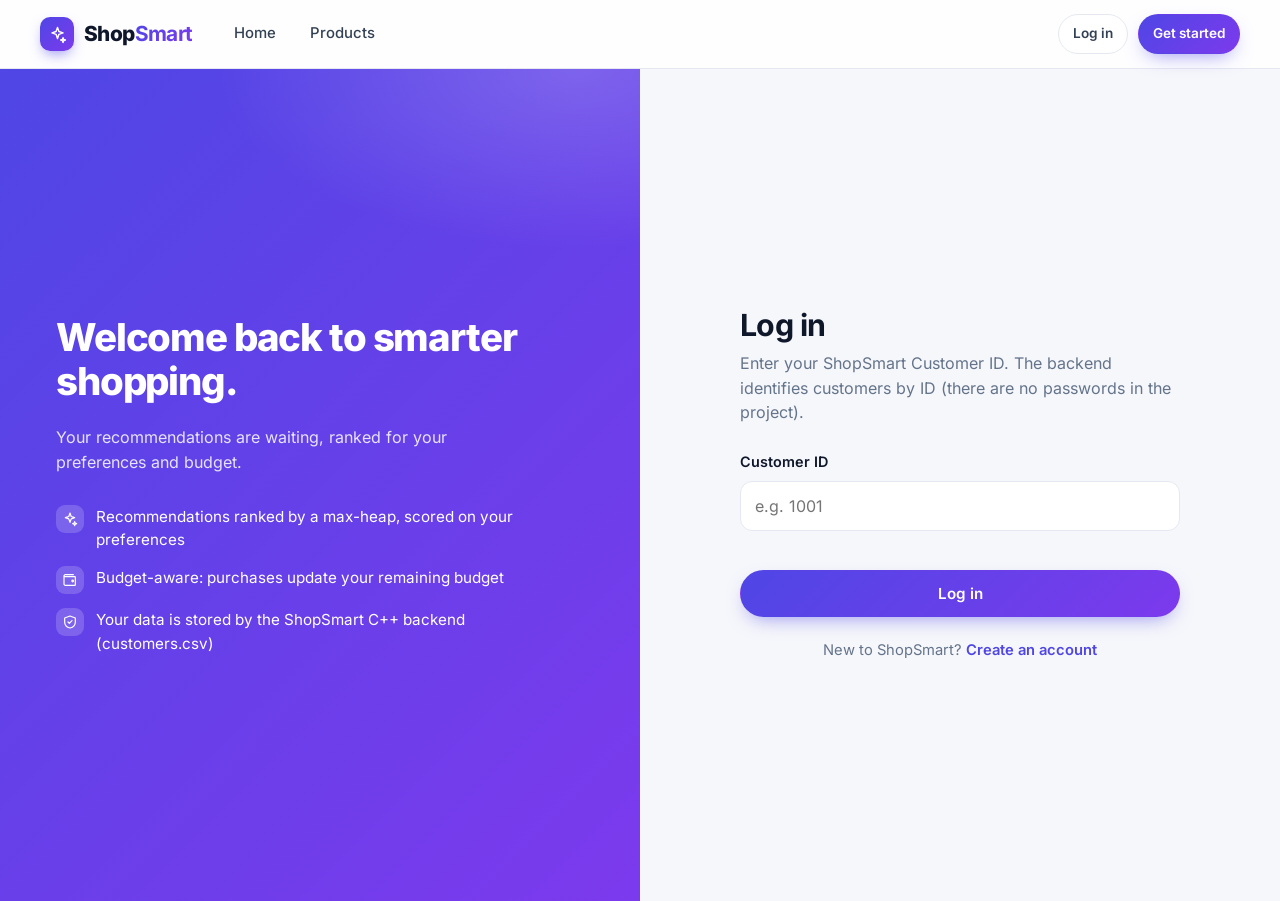
<file: frontend/dashboard.html>
<!DOCTYPE html>
<html lang="en">
<head>
  <meta charset="UTF-8">
  <meta name="viewport" content="width=device-width, initial-scale=1">
  <link rel="icon" href="data:image/svg+xml,%3Csvg xmlns=%27http://www.w3.org/2000/svg%27 viewBox=%270 0 32 32%27%3E%3Cdefs%3E%3ClinearGradient id=%27g%27 x1=%270%27 y1=%270%27 x2=%271%27 y2=%271%27%3E%3Cstop offset=%270%27 stop-color=%27%234f46e5%27/%3E%3Cstop offset=%271%27 stop-color=%27%237c3aed%27/%3E%3C/linearGradient%3E%3C/defs%3E%3Crect width=%2732%27 height=%2732%27 rx=%278%27 fill=%27url(%23g)%27/%3E%3Cpath d=%27M16 6l2.2 6.3L24.5 14.5l-6.3 2.2L16 23l-2.2-6.3L7.5 14.5l6.3-2.2z%27 fill=%27white%27/%3E%3C/svg%3E">
  <title>Dashboard — ShopSmart</title>
  <link rel="stylesheet" href="css/fonts.css">
  <link rel="stylesheet" href="css/style.css">
  <link rel="stylesheet" href="css/dashboard.css">
</head>
<body data-page="dashboard">
  <div id="site-nav"></div>
  <main class="container" style="padding:32px 0 72px" id="dash">
    <div class="skeleton" style="height:170px;border-radius:26px"></div>
    <div class="grid stat-grid"><div class="skeleton" style="height:84px;border-radius:16px"></div><div class="skeleton" style="height:84px;border-radius:16px"></div><div class="skeleton" style="height:84px;border-radius:16px"></div><div class="skeleton" style="height:84px;border-radius:16px"></div></div>
      </main>
  <div id="site-footer"></div>
  <script src="js/icons.js"></script>
  <script src="js/images.js"></script>
  <script src="js/api.js"></script>
  <script src="js/app.js"></script>
  <script src="js/dashboard.js"></script>
</body>
</html>
</file>
<file: frontend/css/fonts.css>
/* Inter (SIL Open Font License, see assets/fonts/Inter-OFL-LICENSE.txt), bundled locally so the UI never needs the internet. */
@font-face { font-family: "Inter"; font-style: normal; font-weight: 400; font-display: swap; src: url("../assets/fonts/inter-latin-400-normal.woff2") format("woff2"); }
@font-face { font-family: "Inter"; font-style: normal; font-weight: 500; font-display: swap; src: url("../assets/fonts/inter-latin-500-normal.woff2") format("woff2"); }
@font-face { font-family: "Inter"; font-style: normal; font-weight: 600; font-display: swap; src: url("../assets/fonts/inter-latin-600-normal.woff2") format("woff2"); }
@font-face { font-family: "Inter"; font-style: normal; font-weight: 700; font-display: swap; src: url("../assets/fonts/inter-latin-700-normal.woff2") format("woff2"); }
@font-face { font-family: "Inter"; font-style: normal; font-weight: 800; font-display: swap; src: url("../assets/fonts/inter-latin-800-normal.woff2") format("woff2"); }
</file>
<file: frontend/css/style.css>
/* ShopSmart design system — light theme, indigo/violet accents */
:root {
  --bg: #f6f7fb;
  --surface: #ffffff;
  --soft: #eef0f8;
  --ink: #0f172a;
  --ink-2: #334155;
  --muted: #64748b;
  --line: #e5e8f1;
  --primary: #4f46e5;
  --primary-dark: #4338ca;
  --violet: #7c3aed;
  --blue: #2563eb;
  --grad: linear-gradient(135deg, #4f46e5 0%, #7c3aed 100%);
  --grad-soft: linear-gradient(135deg, #eef2ff 0%, #f5f0ff 100%);
  --good: #059669;
  --warn: #d97706;
  --bad: #dc2626;
  --radius: 16px;
  --radius-sm: 10px;
  --shadow-sm: 0 1px 2px rgba(15, 23, 42, .06), 0 1px 3px rgba(15, 23, 42, .04);
  --shadow: 0 8px 24px -8px rgba(30, 41, 99, .14), 0 2px 6px rgba(15, 23, 42, .05);
  --shadow-lg: 0 24px 48px -16px rgba(55, 48, 163, .25);
  --font: "Inter", system-ui, -apple-system, "Segoe UI", Roboto, Helvetica, Arial, sans-serif;
}

*, *::before, *::after { box-sizing: border-box; }
html { scroll-behavior: smooth; }
body {
  margin: 0; font-family: var(--font); color: var(--ink); background: var(--bg);
  line-height: 1.55; -webkit-font-smoothing: antialiased;
}
img { max-width: 100%; display: block; }
a { color: inherit; text-decoration: none; }
button, input, select { font: inherit; color: inherit; }
h1, h2, h3, h4 { margin: 0; line-height: 1.15; letter-spacing: -.02em; }
p { margin: 0; }
.container { width: min(1200px, 100% - 40px); margin-inline: auto; }
.section { padding: 72px 0; }
.section.alt { background: var(--surface); border-block: 1px solid var(--line); }
.section-head { display: flex; align-items: end; justify-content: space-between; gap: 16px; margin-bottom: 28px; flex-wrap: wrap; }
.section-head h2 { font-size: clamp(1.5rem, 2.4vw, 2rem); }
.section-head p { color: var(--muted); margin-top: 6px; }
.eyebrow { display: inline-flex; align-items: center; gap: 8px; font-size: .78rem; font-weight: 700; letter-spacing: .08em; text-transform: uppercase; color: var(--primary); }
.icon { width: 1.1em; height: 1.1em; flex: none; }

/* ---------- buttons ---------- */
.btn {
  display: inline-flex; align-items: center; justify-content: center; gap: 8px;
  padding: 11px 20px; border-radius: 999px; border: 1px solid transparent; font-weight: 600; font-size: .95rem;
  cursor: pointer; transition: transform .15s ease, box-shadow .2s ease, background .2s ease, border-color .2s;
  white-space: nowrap;
}
.btn:active { transform: translateY(1px); }
.btn:disabled { opacity: .6; cursor: not-allowed; }
.btn-primary { background: var(--grad); color: #fff; box-shadow: 0 8px 20px -8px rgba(79, 70, 229, .6); }
.btn-primary:hover:not(:disabled) { box-shadow: 0 12px 26px -8px rgba(79, 70, 229, .75); transform: translateY(-1px); }
.btn-ghost { background: var(--surface); border-color: var(--line); color: var(--ink-2); }
.btn-ghost:hover:not(:disabled) { border-color: #c7cbe0; background: #fafbff; }
.btn-soft { background: #eef2ff; color: var(--primary-dark); }
.btn-soft:hover:not(:disabled) { background: #e0e7ff; }
.btn-sm { padding: 8px 14px; font-size: .85rem; }
.btn-block { width: 100%; }
.btn .spinner { width: 16px; height: 16px; }

/* ---------- navbar ---------- */
.nav { position: sticky; top: 0; z-index: 50; background: rgba(255, 255, 255, .85); backdrop-filter: saturate(160%) blur(12px); border-bottom: 1px solid var(--line); }
.nav-inner { display: flex; align-items: center; gap: 28px; height: 68px; }
.brand { display: inline-flex; align-items: center; gap: 10px; font-weight: 800; font-size: 1.3rem; letter-spacing: -.03em; }
.brand-mark { width: 34px; height: 34px; border-radius: 10px; background: var(--grad); display: grid; place-items: center; color: #fff; box-shadow: 0 6px 14px -4px rgba(79, 70, 229, .6); }
.brand-mark svg { width: 19px; height: 19px; }
.brand b { background: var(--grad); -webkit-background-clip: text; background-clip: text; color: transparent; }
.nav-links { display: flex; gap: 6px; flex: 1; }
.nav-links a { padding: 8px 14px; border-radius: 999px; font-weight: 500; font-size: .93rem; color: var(--ink-2); transition: background .2s, color .2s; }
.nav-links a:hover { background: var(--soft); }
.nav-links a.active { background: #eef2ff; color: var(--primary-dark); font-weight: 600; }
.nav-actions { display: flex; align-items: center; gap: 10px; }
.user-chip { display: flex; align-items: center; gap: 10px; padding: 5px 14px 5px 5px; border: 1px solid var(--line); border-radius: 999px; background: var(--surface); font-size: .88rem; }
.avatar { width: 32px; height: 32px; border-radius: 50%; background: var(--grad); color: #fff; display: grid; place-items: center; font-weight: 700; font-size: .85rem; }
.user-chip small { display: block; color: var(--muted); font-size: .72rem; line-height: 1.1; }
.user-chip strong { line-height: 1.1; }
.menu-btn { display: none; width: 42px; height: 42px; border-radius: 12px; border: 1px solid var(--line); background: var(--surface); cursor: pointer; place-items: center; }
.menu-btn svg { width: 20px; height: 20px; }
@media (max-width: 880px) {
  .menu-btn { display: grid; margin-left: auto; }
  .nav-inner { gap: 12px; }
  .nav-links, .nav-actions { display: none; }
  .nav.open .nav-links, .nav.open .nav-actions { display: flex; }
  .nav.open .nav-inner { flex-wrap: wrap; height: auto; padding: 12px 0 18px; }
  .nav.open .brand { order: 0; }
  .nav.open .menu-btn { order: 1; }
  .nav.open .nav-links { order: 2; flex-direction: column; width: 100%; }
  .nav.open .nav-actions { order: 3; width: 100%; flex-wrap: wrap; }
  .nav-links a { padding: 12px 14px; }
}

/* ---------- hero ---------- */
.hero { position: relative; overflow: hidden; background:
  radial-gradient(900px 400px at 85% -10%, rgba(124, 58, 237, .14), transparent 60%),
  radial-gradient(700px 380px at 5% 10%, rgba(37, 99, 235, .12), transparent 60%), var(--surface);
  border-bottom: 1px solid var(--line); }
.hero-grid { display: grid; grid-template-columns: 1.05fr .95fr; gap: 48px; align-items: center; padding: 72px 0 80px; }
.pill { display: inline-flex; align-items: center; gap: 8px; padding: 6px 14px 6px 8px; border-radius: 999px; background: #eef2ff; color: var(--primary-dark); font-size: .82rem; font-weight: 600; border: 1px solid #dfe3ff; }
.pill i { width: 22px; height: 22px; border-radius: 50%; background: var(--grad); display: grid; place-items: center; color: #fff; }
.pill i svg { width: 12px; height: 12px; }
.hero h1 { font-size: clamp(2.3rem, 5vw, 3.9rem); margin: 20px 0 18px; font-weight: 800; letter-spacing: -.04em; }
.grad-text { background: var(--grad); -webkit-background-clip: text; background-clip: text; color: transparent; }
.hero p.lead { font-size: 1.12rem; color: var(--ink-2); max-width: 540px; }
.hero-cta { display: flex; gap: 12px; margin: 30px 0 34px; flex-wrap: wrap; }
.hero-stats { display: flex; gap: 34px; flex-wrap: wrap; }
.hero-stats strong { display: block; font-size: 1.6rem; letter-spacing: -.03em; }
.hero-stats span { color: var(--muted); font-size: .85rem; }
.hero-visual { position: relative; min-height: 540px; }
.float-card { position: absolute; width: 230px; background: var(--surface); border: 1px solid var(--line); border-radius: var(--radius); box-shadow: var(--shadow-lg); padding: 10px; animation: floaty 7s ease-in-out infinite; cursor: pointer; transition: box-shadow .2s; }
.float-card:hover { box-shadow: 0 30px 56px -16px rgba(55, 48, 163, .35); }
.float-card .thumb { aspect-ratio: 4/3; border-radius: 10px; overflow: hidden; }
.float-card h4 { font-size: .95rem; margin: 10px 4px 2px; letter-spacing: -.01em; }
.float-card .row { display: flex; justify-content: space-between; align-items: center; margin: 0 4px 4px; font-size: .85rem; color: var(--muted); }
.float-card .row b { color: var(--ink); }
.float-card:nth-child(1) { top: 0; left: 0; }
.float-card:nth-child(2) { top: 70px; right: 0; animation-delay: -2.4s; }
.float-card:nth-child(3) { top: 290px; left: 20%; animation-delay: -4.6s; }
@keyframes floaty { 0%, 100% { transform: translateY(0); } 50% { transform: translateY(-10px); } }
@media (max-width: 980px) {
  .hero-grid { grid-template-columns: 1fr; padding: 48px 0 56px; }
  .hero-visual { min-height: 0; display: grid; grid-template-columns: repeat(auto-fit, minmax(150px, 1fr)); gap: 12px; }
  .float-card { position: static; width: auto; animation: none; }
}

/* ---------- product image tiles ---------- */
.thumb { position: relative; width: 100%; background: var(--soft); overflow: hidden; }
.thumb img { width: 100%; height: 100%; object-fit: cover; }
.tile { width: 100%; height: 100%; display: grid; place-items: center; color: var(--tile-fg, #4f46e5); background: var(--tile-bg, #eef2ff); }
.tile svg { width: 38%; height: 38%; stroke-width: 1.3; opacity: .9; }

/* ---------- cards / grids ---------- */
.grid { display: grid; gap: 22px; }
.product-grid { grid-template-columns: repeat(auto-fill, minmax(236px, 1fr)); }
.card { background: var(--surface); border: 1px solid var(--line); border-radius: var(--radius); box-shadow: var(--shadow-sm); }
.pcard { display: flex; flex-direction: column; overflow: hidden; transition: transform .2s ease, box-shadow .25s ease, border-color .2s; animation: rise .45s ease both; }
.pcard:hover { transform: translateY(-4px); box-shadow: var(--shadow); border-color: #d5d9ee; }
.pcard .thumb { aspect-ratio: 4/3; cursor: pointer; }
.pcard .thumb img, .pcard .thumb .tile { transition: transform .5s ease; }
.pcard:hover .thumb img, .pcard:hover .thumb .tile { transform: scale(1.04); }
.pcard-body { padding: 14px 16px 16px; display: flex; flex-direction: column; gap: 6px; flex: 1; }
.pcard-cat { font-size: .72rem; font-weight: 700; letter-spacing: .06em; text-transform: uppercase; color: var(--primary); }
.pcard h3 { font-size: 1.02rem; letter-spacing: -.01em; cursor: pointer; }
.pcard h3:hover { color: var(--primary-dark); }
.pcard-brand { color: var(--muted); font-size: .85rem; }
.pcard-meta { display: flex; align-items: center; justify-content: space-between; margin-top: auto; padding-top: 8px; }
.price { font-size: 1.15rem; font-weight: 800; letter-spacing: -.02em; }
.price small { font-size: .72rem; font-weight: 600; color: var(--muted); margin-right: 3px; }
.stars { display: inline-flex; align-items: center; gap: 4px; font-size: .85rem; font-weight: 600; color: var(--ink-2); }
.stars svg { width: 15px; height: 15px; color: #f59e0b; fill: #f59e0b; stroke: none; }
.pcard-actions { display: flex; gap: 8px; margin-top: 12px; }
.pcard-actions .btn { flex: 1; }
.badge { position: absolute; top: 10px; left: 10px; display: inline-flex; align-items: center; gap: 5px; padding: 4px 10px; border-radius: 999px; font-size: .74rem; font-weight: 700; background: rgba(255, 255, 255, .94); box-shadow: var(--shadow-sm); }
.badge.rec { background: var(--grad); color: #fff; }
.badge svg { width: 12px; height: 12px; }
.badge.low { left: auto; right: 10px; color: var(--warn); }
.badge.out { left: auto; right: 10px; color: var(--bad); }
@keyframes rise { from { opacity: 0; transform: translateY(12px); } to { opacity: 1; transform: none; } }
.reveal { animation: rise .5s ease both; }

/* ---------- categories / features ---------- */
.cat-grid { grid-template-columns: repeat(auto-fill, minmax(190px, 1fr)); gap: 16px; }
.cat-card { display: flex; align-items: center; gap: 14px; padding: 16px; transition: transform .2s, box-shadow .2s, border-color .2s; }
.cat-card:hover { transform: translateY(-3px); box-shadow: var(--shadow); border-color: #cfd4f3; }
.cat-ico { width: 46px; height: 46px; border-radius: 14px; display: grid; place-items: center; background: var(--grad-soft); color: var(--primary); }
.cat-ico svg { width: 24px; height: 24px; }
.cat-card strong { display: block; font-size: .98rem; }
.cat-card span { color: var(--muted); font-size: .82rem; }
.feature-grid { grid-template-columns: repeat(auto-fit, minmax(250px, 1fr)); }
.feature { padding: 26px; }
.feature .cat-ico { margin-bottom: 16px; }
.feature h3 { font-size: 1.12rem; margin-bottom: 8px; }
.feature p { color: var(--muted); font-size: .95rem; }

/* ---------- recommendation highlight (landing) ---------- */
.ai-panel { display: grid; grid-template-columns: 1fr 1fr; gap: 40px; align-items: center; padding: 44px; border-radius: 28px; background: var(--grad-soft); border: 1px solid #e0e3fb; }
.ai-panel h2 { font-size: clamp(1.6rem, 2.8vw, 2.3rem); margin: 12px 0 14px; }
.ai-panel p { color: var(--ink-2); }
.score-list { display: grid; gap: 10px; }
.score-row { display: flex; align-items: center; gap: 14px; padding: 12px 16px; background: var(--surface); border-radius: 14px; border: 1px solid var(--line); box-shadow: var(--shadow-sm); }
.score-row .pts { min-width: 54px; text-align: center; padding: 4px 10px; border-radius: 999px; background: #eef2ff; color: var(--primary-dark); font-weight: 800; font-size: .88rem; }
.score-row span { font-size: .93rem; color: var(--ink-2); }
.ds-tags { display: flex; flex-wrap: wrap; gap: 8px; margin-top: 18px; }
.ds-tag { padding: 6px 12px; border-radius: 999px; font-size: .8rem; font-weight: 600; background: #fff; border: 1px solid var(--line); color: var(--ink-2); }
.ds-tag.live { background: var(--grad); color: #fff; border-color: transparent; }
@media (max-width: 880px) { .ai-panel { grid-template-columns: 1fr; padding: 28px; } }

/* ---------- footer ---------- */
.footer { background: var(--surface); border-top: 1px solid var(--line); padding: 48px 0 28px; margin-top: 0; }
.footer-grid { display: grid; grid-template-columns: 1.4fr 1fr 1fr; gap: 32px; }
.footer p { color: var(--muted); font-size: .92rem; margin-top: 12px; max-width: 340px; }
.footer h5 { margin: 0 0 12px; font-size: .85rem; text-transform: uppercase; letter-spacing: .08em; color: var(--muted); }
.footer a { display: block; padding: 4px 0; color: var(--ink-2); font-size: .93rem; }
.footer a:hover { color: var(--primary); }
.footer-bottom { margin-top: 32px; padding-top: 18px; border-top: 1px solid var(--line); color: var(--muted); font-size: .85rem; display: flex; justify-content: space-between; gap: 12px; flex-wrap: wrap; }
@media (max-width: 700px) { .footer-grid { grid-template-columns: 1fr; } }

/* ---------- forms ---------- */
.field { display: grid; gap: 7px; margin-bottom: 18px; }
.field label { font-weight: 600; font-size: .9rem; }
.input { width: 100%; padding: 12px 14px; border: 1px solid var(--line); border-radius: 12px; background: #fff; outline: none; transition: border-color .2s, box-shadow .2s; }
.input:focus { border-color: var(--primary); box-shadow: 0 0 0 4px rgba(79, 70, 229, .12); }
.input.invalid { border-color: var(--bad); box-shadow: 0 0 0 4px rgba(220, 38, 38, .08); }
.hint { color: var(--muted); font-size: .82rem; }
.error-text { color: var(--bad); font-size: .83rem; min-height: 1em; }
select.input { appearance: none; background-image: url("data:image/svg+xml;utf8,<svg xmlns='http://www.w3.org/2000/svg' width='16' height='16' viewBox='0 0 24 24' fill='none' stroke='%2364748b' stroke-width='2'><path d='M6 9l6 6 6-6'/></svg>"); background-repeat: no-repeat; background-position: right 12px center; padding-right: 36px; }
.chip-row { display: flex; flex-wrap: wrap; gap: 8px; }
.chip { padding: 8px 14px; border-radius: 999px; border: 1px solid var(--line); background: #fff; font-size: .88rem; font-weight: 500; cursor: pointer; transition: all .15s; user-select: none; }
.chip:hover { border-color: #c1c7ee; }
.chip.on { background: #eef2ff; border-color: var(--primary); color: var(--primary-dark); font-weight: 600; }

/* ---------- alerts, spinner, skeleton, toast ---------- */
.alert { display: flex; gap: 12px; align-items: flex-start; padding: 14px 16px; border-radius: 12px; font-size: .92rem; border: 1px solid; }
.alert svg { width: 20px; height: 20px; flex: none; margin-top: 1px; }
.alert.error { background: #fef2f2; border-color: #fecaca; color: #991b1b; }
.alert.info { background: #eff6ff; border-color: #bfdbfe; color: #1e40af; }
.alert.success { background: #ecfdf5; border-color: #a7f3d0; color: #065f46; }
.alert code { background: rgba(0, 0, 0, .06); padding: 1px 6px; border-radius: 6px; }
.spinner { width: 20px; height: 20px; border-radius: 50%; border: 2px solid rgba(255, 255, 255, .45); border-top-color: #fff; animation: spin .7s linear infinite; display: inline-block; }
.spinner.dark { border-color: #dfe3f5; border-top-color: var(--primary); }
@keyframes spin { to { transform: rotate(360deg); } }
.skeleton { background: linear-gradient(90deg, #eceff7 25%, #f6f7fc 37%, #eceff7 63%); background-size: 400% 100%; animation: shimmer 1.3s ease infinite; border-radius: 8px; }
@keyframes shimmer { 0% { background-position: 100% 50%; } 100% { background-position: 0 50%; } }
.sk-card { overflow: hidden; }
.sk-card .sk-img { aspect-ratio: 4/3; border-radius: 0; }
.sk-card .sk-body { padding: 16px; display: grid; gap: 10px; }
.state { text-align: center; padding: 56px 20px; color: var(--muted); }
.state h3 { color: var(--ink); margin-bottom: 8px; font-size: 1.2rem; }
.state .btn { margin-top: 18px; }
.state-ico { width: 56px; height: 56px; border-radius: 18px; background: var(--grad-soft); color: var(--primary); display: grid; place-items: center; margin: 0 auto 16px; }
.state-ico svg { width: 28px; height: 28px; }
.toasts { position: fixed; right: 20px; bottom: 20px; z-index: 200; display: grid; gap: 10px; }
.toast { display: flex; gap: 10px; align-items: center; padding: 13px 18px; border-radius: 14px; background: var(--ink); color: #fff; box-shadow: var(--shadow-lg); font-size: .92rem; animation: rise .3s ease both; max-width: 340px; }
.toast.error { background: #b91c1c; }
.toast.success { background: #047857; }
.toast svg { width: 18px; height: 18px; flex: none; }

/* ---------- modal ---------- */
.modal-back { position: fixed; inset: 0; z-index: 100; background: rgba(15, 23, 42, .5); backdrop-filter: blur(4px); display: grid; place-items: center; padding: 20px; animation: fade .2s ease; overflow-y: auto; }
@keyframes fade { from { opacity: 0; } to { opacity: 1; } }
.modal { width: min(880px, 100%); background: var(--surface); border-radius: 24px; box-shadow: var(--shadow-lg); display: grid; grid-template-columns: 1fr 1fr; overflow: hidden; position: relative; animation: pop .25s ease; }
@keyframes pop { from { opacity: 0; transform: scale(.96) translateY(10px); } to { opacity: 1; transform: none; } }
.modal .thumb { min-height: 100%; aspect-ratio: 1; }
.modal-body { padding: 32px; display: flex; flex-direction: column; gap: 12px; }
.modal-body h2 { font-size: 1.7rem; }
.modal-close { position: absolute; top: 14px; right: 14px; z-index: 2; width: 38px; height: 38px; border-radius: 50%; border: 1px solid var(--line); background: #fff; cursor: pointer; display: grid; place-items: center; }
.modal-close svg { width: 18px; height: 18px; }
.facts { display: grid; grid-template-columns: 1fr 1fr; gap: 10px; margin: 6px 0; }
.fact { padding: 10px 12px; border-radius: 12px; background: var(--bg); }
.fact small { display: block; color: var(--muted); font-size: .74rem; text-transform: uppercase; letter-spacing: .05em; font-weight: 600; }
.fact strong { font-size: .98rem; }
.why { padding: 14px; border-radius: 14px; background: var(--grad-soft); border: 1px solid #e0e3fb; }
.why h4 { font-size: .9rem; display: flex; align-items: center; gap: 8px; margin-bottom: 10px; color: var(--primary-dark); }
.why li { display: flex; justify-content: space-between; font-size: .88rem; padding: 3px 0; list-style: none; }
.why ul { margin: 0; padding: 0; }
.why li b { color: var(--primary-dark); }
@media (max-width: 720px) {
  .modal { grid-template-columns: 1fr; }
  .modal .thumb { aspect-ratio: 16/10; min-height: 0; }
  .modal-body { padding: 22px; }
}

/* ---------- page header ---------- */
.page-head { padding: 40px 0 8px; }
.page-head h1 { font-size: clamp(1.7rem, 3vw, 2.4rem); }
.page-head p { color: var(--muted); margin-top: 8px; }
.fade-in { animation: fade .4s ease both; }
@media (prefers-reduced-motion: reduce) { * { animation: none !important; transition: none !important; } }
.footer .brand { display: inline-flex; padding: 0; }
</file>
<file: frontend/css/dashboard.css>
/* Dashboard + recommendations pages */
.welcome { position: relative; overflow: hidden; padding: 34px 36px; border-radius: 26px; color: #fff; background: radial-gradient(500px 240px at 95% 0%, rgba(255, 255, 255, .2), transparent 60%), var(--grad); box-shadow: var(--shadow-lg); display: flex; gap: 24px; justify-content: space-between; align-items: center; flex-wrap: wrap; }
.welcome h1 { font-size: clamp(1.6rem, 3vw, 2.3rem); font-weight: 800; }
.welcome p { color: rgba(255, 255, 255, .85); margin-top: 8px; max-width: 520px; }
.welcome .btn-ghost { background: rgba(255, 255, 255, .16); color: #fff; border-color: rgba(255, 255, 255, .35); }
.welcome .btn-ghost:hover { background: rgba(255, 255, 255, .26); }
.welcome .btn-light { background: #fff; color: var(--primary-dark); }
.welcome-actions { display: flex; gap: 10px; flex-wrap: wrap; }
.dash-search { display: flex; gap: 10px; margin: 22px 0 0; }
.dash-search .input { border-radius: 999px; padding-left: 18px; }
.stat-grid { grid-template-columns: repeat(auto-fit, minmax(210px, 1fr)); margin: 26px 0 8px; }
.stat { padding: 20px; display: flex; gap: 14px; align-items: center; }
.stat .cat-ico { flex: none; }
.stat small { color: var(--muted); font-size: .8rem; font-weight: 600; }
.stat strong { display: block; font-size: 1.5rem; letter-spacing: -.03em; line-height: 1.2; }
.dash-section { margin-top: 44px; }
.dash-cols { display: grid; grid-template-columns: 1.6fr 1fr; gap: 22px; margin-top: 44px; align-items: start; }
.panel { padding: 22px; }
.panel h3 { font-size: 1.1rem; margin-bottom: 14px; }
.purchase-item { display: flex; gap: 12px; align-items: center; padding: 10px 0; border-bottom: 1px solid var(--line); cursor: pointer; }
.purchase-item:last-child { border-bottom: 0; }
.purchase-item .thumb { width: 54px; height: 54px; border-radius: 12px; flex: none; }
.purchase-item strong { display: block; font-size: .93rem; }
.purchase-item span { color: var(--muted); font-size: .82rem; }
.quick { display: grid; gap: 10px; }
.quick a { display: flex; align-items: center; gap: 12px; padding: 12px 14px; border-radius: 14px; border: 1px solid var(--line); font-weight: 600; font-size: .93rem; transition: all .2s; }
.quick a:hover { border-color: #c5caf0; background: #fafbff; transform: translateX(3px); }
.quick a svg { color: var(--primary); }
.note { margin-top: 14px; }
@media (max-width: 960px) { .dash-cols { grid-template-columns: 1fr; } }

/* recommendation list (full page) */
.rec-toolbar { display: flex; gap: 12px; align-items: center; justify-content: space-between; flex-wrap: wrap; margin: 24px 0; }
.rec-list { display: grid; gap: 18px; }
.rec-item { display: grid; grid-template-columns: 56px 190px 1fr auto; gap: 22px; align-items: center; padding: 18px; animation: rise .45s ease both; transition: box-shadow .2s, border-color .2s; }
.rec-item:hover { box-shadow: var(--shadow); border-color: #d2d6f0; }
.rank { width: 48px; height: 48px; border-radius: 16px; display: grid; place-items: center; font-weight: 800; font-size: 1.2rem; background: var(--grad-soft); color: var(--primary-dark); border: 1px solid #dfe3fb; }
.rec-item:first-child .rank { background: var(--grad); color: #fff; border: 0; }
.rec-item .thumb { aspect-ratio: 4/3; border-radius: 14px; cursor: pointer; }
.rec-info h3 { font-size: 1.15rem; cursor: pointer; }
.rec-info h3:hover { color: var(--primary-dark); }
.rec-info .pcard-brand { margin: 2px 0 10px; }
.reasons { display: flex; flex-wrap: wrap; gap: 6px; }
.reason { padding: 4px 10px; border-radius: 999px; background: #f1f3fb; font-size: .76rem; font-weight: 600; color: var(--ink-2); }
.reason b { color: var(--primary-dark); margin-right: 3px; }
.rec-side { text-align: right; display: grid; gap: 10px; justify-items: end; min-width: 150px; }
.score-big { font-size: 1.9rem; font-weight: 800; letter-spacing: -.03em; line-height: 1; }
.score-big small { display: block; font-size: .72rem; letter-spacing: .06em; text-transform: uppercase; color: var(--muted); font-weight: 700; margin-top: 4px; }
.meter { width: 150px; height: 8px; border-radius: 99px; background: var(--soft); overflow: hidden; }
.meter i { display: block; height: 100%; border-radius: 99px; background: var(--grad); transition: width .8s cubic-bezier(.2, .8, .2, 1); }
@media (max-width: 900px) {
  .rec-item { grid-template-columns: 44px 1fr; }
  .rec-item .thumb { grid-column: 2; }
  .rec-info, .rec-side { grid-column: 1 / -1; }
  .rec-side { text-align: left; justify-items: start; }
}
</file>
<file: frontend/css/account.css>
/* Preferences, history and profile pages */
.two-col { display: grid; grid-template-columns: 1.5fr 1fr; gap: 22px; align-items: start; margin-top: 24px; }
@media (max-width: 960px) { .two-col { grid-template-columns: 1fr; } }
.brand-scroll { max-height: 220px; overflow: auto; padding: 4px; border: 1px solid var(--line); border-radius: 14px; background: #fff; }
.save-bar { display: flex; gap: 12px; align-items: center; flex-wrap: wrap; margin-top: 8px; }
.profile-head { display: flex; gap: 22px; align-items: center; flex-wrap: wrap; padding: 28px; }
.avatar-lg { width: 84px; height: 84px; border-radius: 26px; background: var(--grad); color: #fff; display: grid; place-items: center; font-size: 2.2rem; font-weight: 800; box-shadow: var(--shadow-lg); }
.profile-head h1 { font-size: 1.8rem; }
.kv { display: grid; gap: 0; }
.kv div { display: flex; justify-content: space-between; gap: 16px; padding: 12px 0; border-bottom: 1px solid var(--line); font-size: .95rem; }
.kv div:last-child { border-bottom: 0; }
.kv span { color: var(--muted); }
.kv b { text-align: right; }
.h-table { width: 100%; border-collapse: collapse; }
.h-row { display: grid; grid-template-columns: 44px 76px 1fr auto; gap: 16px; align-items: center; padding: 14px 18px; border-bottom: 1px solid var(--line); cursor: pointer; transition: background .15s; }
.h-row:last-child { border-bottom: 0; }
.h-row:hover { background: #fafbff; }
.h-row .thumb { width: 76px; height: 76px; border-radius: 14px; }
.h-no { color: var(--muted); font-weight: 700; font-size: .85rem; }
.h-row strong { display: block; }
.h-row .meta { color: var(--muted); font-size: .85rem; }
@media (max-width: 560px) { .h-row { grid-template-columns: 64px 1fr; } .h-no { display: none; } .h-row .price { grid-column: 2; } }
</file>
<file: frontend/css/auth.css>
/* Login + signup */
.auth-wrap { min-height: calc(100vh - 68px); display: grid; grid-template-columns: 1fr 1fr; }
.auth-aside { position: relative; padding: 64px 56px; display: flex; flex-direction: column; justify-content: center; gap: 22px; color: #fff; overflow: hidden;
  background: radial-gradient(600px 300px at 90% 0%, rgba(255, 255, 255, .18), transparent 60%), var(--grad); }
.auth-aside h2 { font-size: clamp(1.9rem, 3vw, 2.6rem); font-weight: 800; letter-spacing: -.03em; }
.auth-aside p { color: rgba(255, 255, 255, .85); max-width: 420px; }
.auth-points { display: grid; gap: 14px; margin-top: 8px; }
.auth-points div { display: flex; gap: 12px; align-items: flex-start; font-size: .95rem; }
.auth-points i { width: 28px; height: 28px; border-radius: 9px; background: rgba(255, 255, 255, .18); display: grid; place-items: center; flex: none; }
.auth-points svg { width: 16px; height: 16px; }
.auth-main { display: grid; place-items: center; padding: 40px 20px; }
.auth-card { width: min(440px, 100%); animation: rise .5s ease both; }
.auth-card h1 { font-size: 1.9rem; margin-bottom: 8px; }
.auth-card > p { color: var(--muted); margin-bottom: 26px; }
.auth-foot { margin-top: 22px; text-align: center; color: var(--muted); font-size: .92rem; }
.auth-foot a { color: var(--primary); font-weight: 600; }
.success-card { text-align: center; padding: 8px 0; }
.id-box { margin: 20px 0; padding: 20px; border-radius: 18px; background: var(--grad-soft); border: 1px dashed #b9bff0; }
.id-box small { color: var(--muted); display: block; text-transform: uppercase; letter-spacing: .08em; font-size: .74rem; font-weight: 700; }
.id-box strong { font-size: 2.6rem; letter-spacing: .04em; background: var(--grad); -webkit-background-clip: text; background-clip: text; color: transparent; }
@media (max-width: 900px) {
  .auth-wrap { grid-template-columns: 1fr; }
  .auth-aside { padding: 32px 24px; }
  .auth-points { display: none; }
}
</file>
